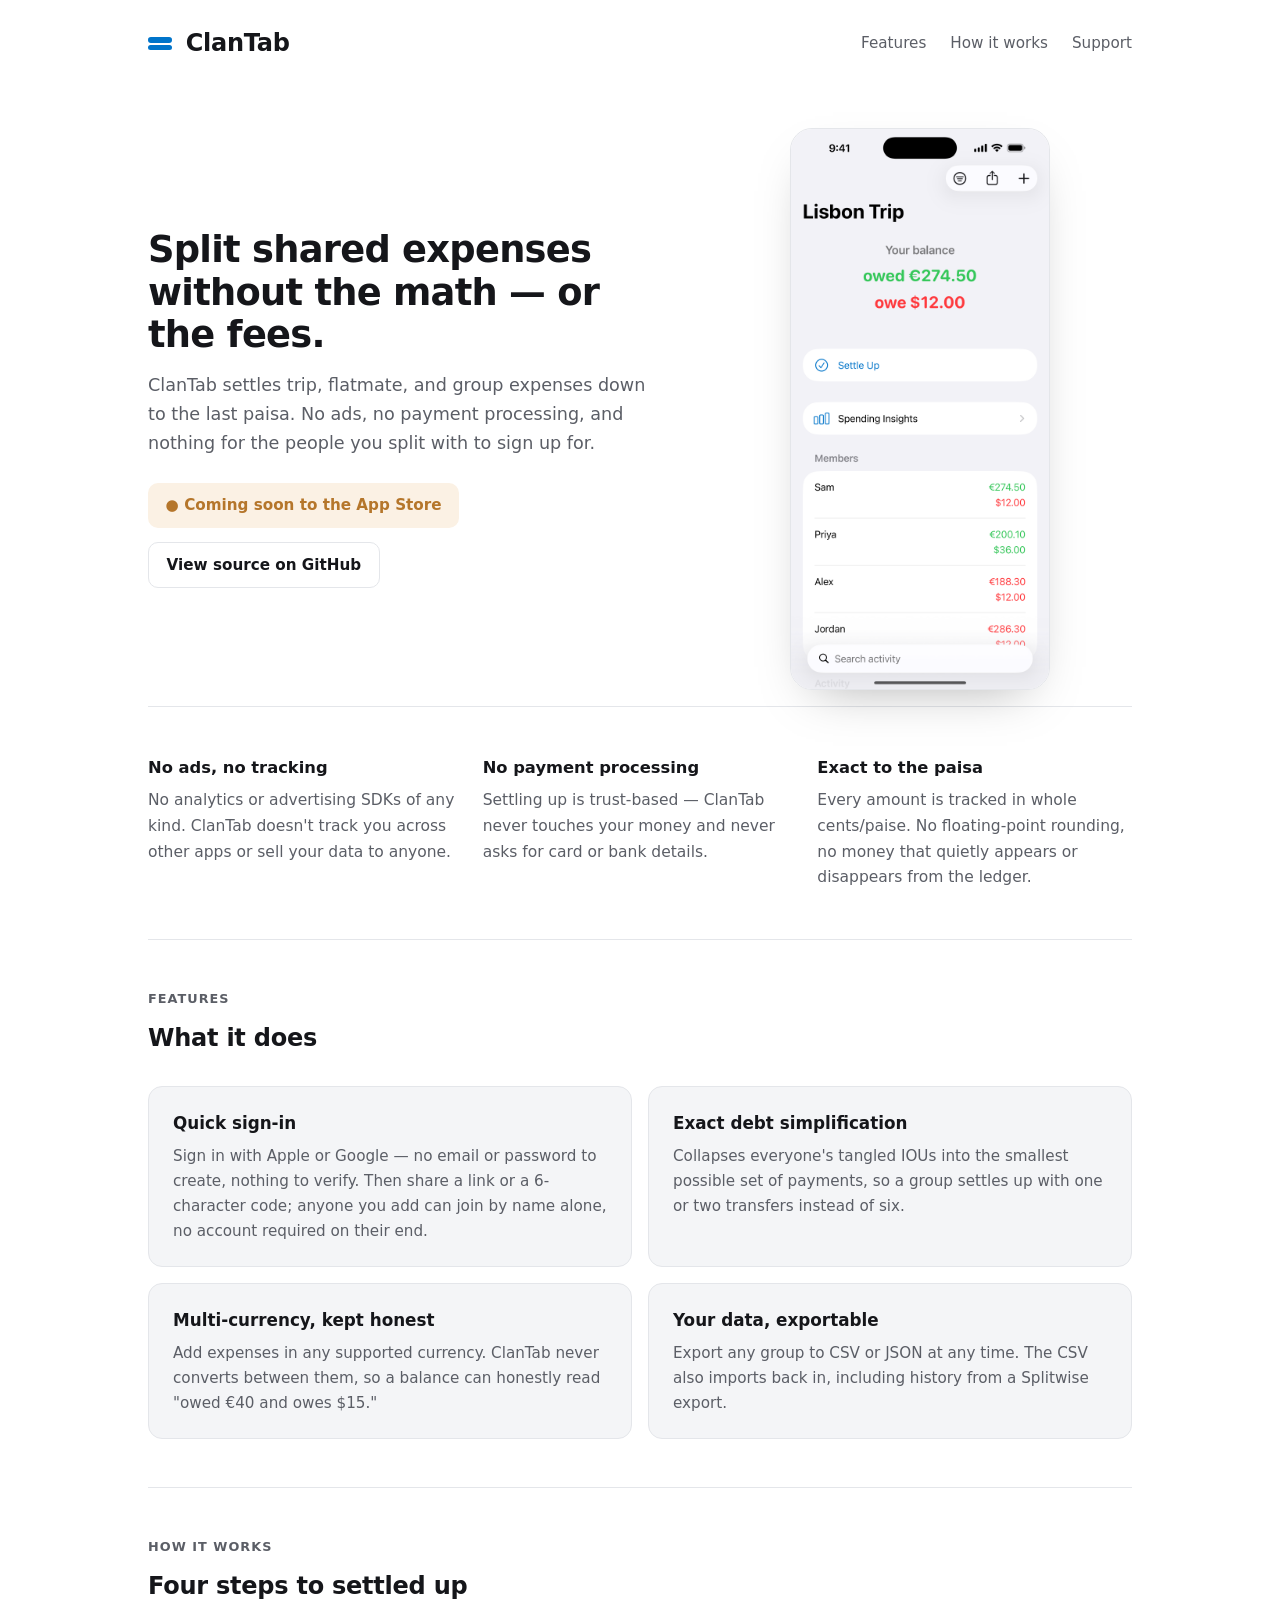
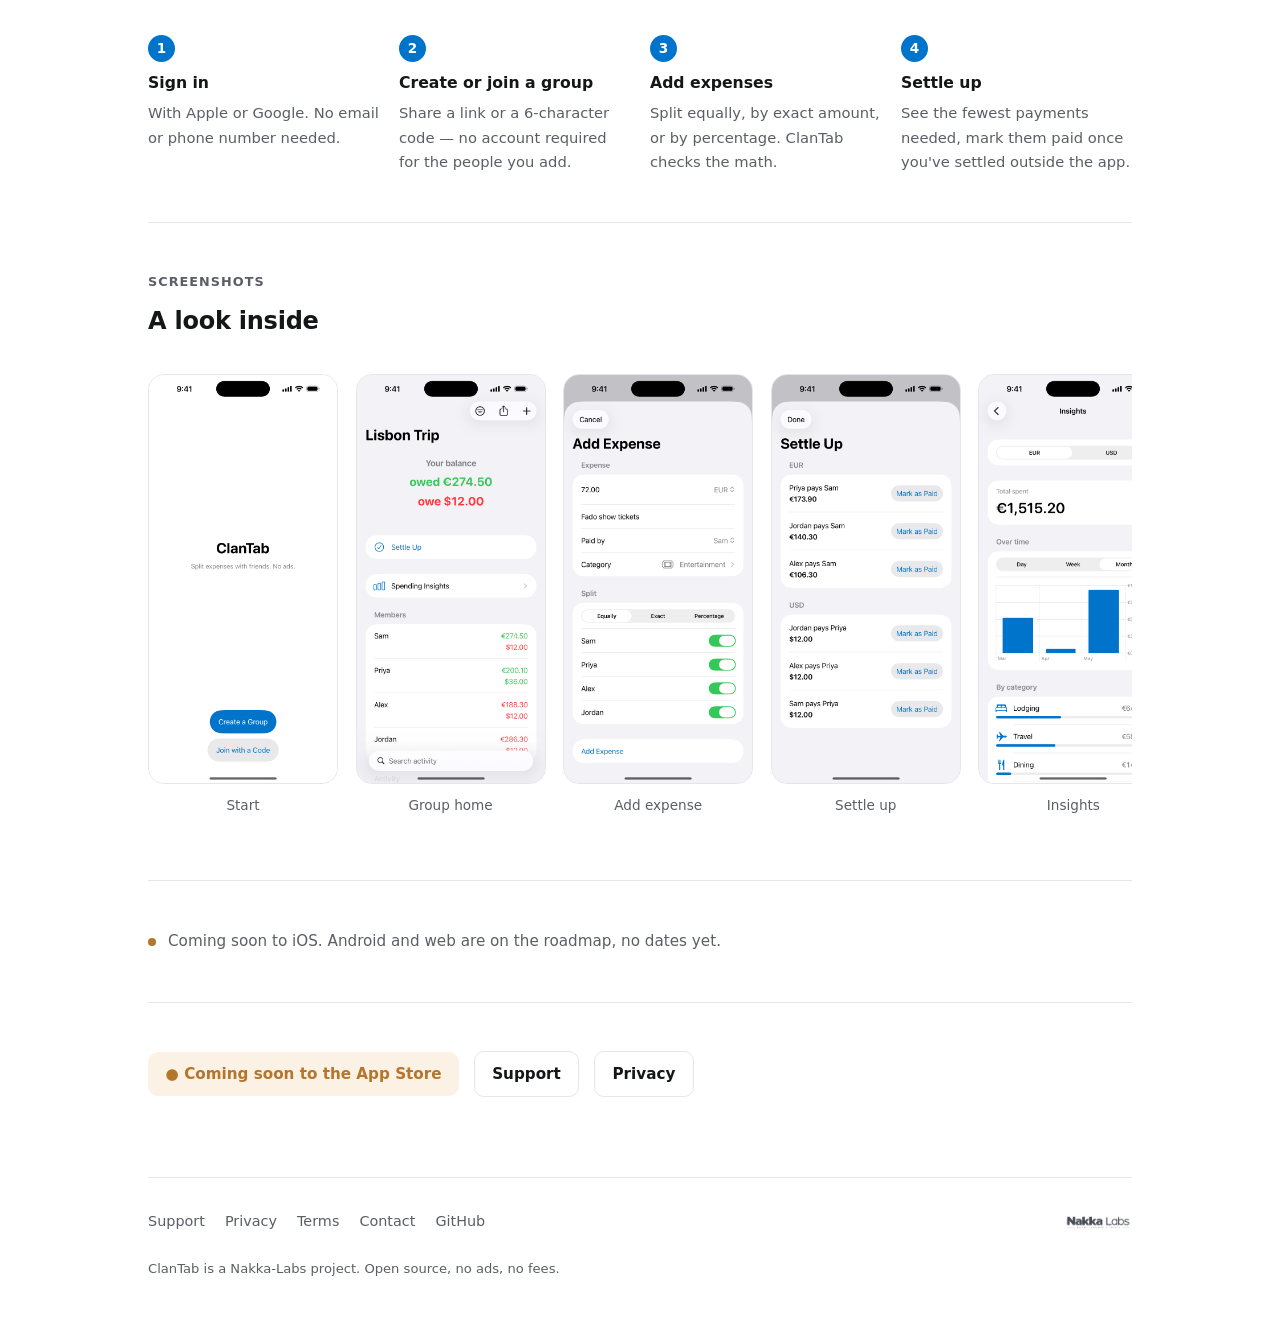
<file: index.html>
<!DOCTYPE html>
<html lang="en">
<head>
<meta charset="UTF-8">
<meta name="viewport" content="width=device-width, initial-scale=1.0">
<title>ClanTab — Split group expenses without the math</title>
<meta name="description" content="ClanTab splits shared expenses for small groups — trips, flatmates, friend circles. No ads, no tracking, no payment processing. Sign in and start a group in seconds.">
<link rel="canonical" href="https://clantab.nakka.dev/">
<link rel="icon" type="image/x-icon" href="/favicon.ico">
<link rel="icon" type="image/png" sizes="32x32" href="/brand/favicon-32.png">
<link rel="apple-touch-icon" href="/apple-touch-icon.png">

<meta property="og:type" content="website">
<meta property="og:url" content="https://clantab.nakka.dev/">
<meta property="og:title" content="ClanTab — Split group expenses without the math">
<meta property="og:description" content="No ads, no tracking, no payment processing. Sign in, start a group, and split trip and flatmate expenses down to the last paisa.">
<meta property="og:site_name" content="ClanTab">
<meta property="og:image" content="https://clantab.nakka.dev/brand/icon-1024.png">
<meta name="twitter:card" content="summary">
<meta name="twitter:title" content="ClanTab — Split group expenses without the math">
<meta name="twitter:description" content="No ads, no tracking, no payment processing. Sign in, start a group, and split trip and flatmate expenses down to the last paisa.">
<meta name="twitter:image" content="https://clantab.nakka.dev/brand/icon-1024.png">

<link rel="stylesheet" href="style.css">
</head>
<body>

<div class="wrap wide">
  <nav class="site">
    <a class="logo" href="/"><span class="mark" aria-hidden="true"></span>ClanTab</a>
    <div class="navlinks">
      <a href="#features">Features</a>
      <a href="#how-it-works">How it works</a>
      <a href="/support.html">Support</a>
    </div>
  </nav>
</div>

<main>

  <div class="wrap wide">
    <section class="hero no-border">
      <div>
        <h1>Split shared expenses without the math — or the fees.</h1>
        <p class="lead">ClanTab settles trip, flatmate, and group expenses down to the last paisa. No ads, no payment processing, and nothing for the people you split with to sign up for.</p>
        <div class="cta-row">
          <span class="badge-pending">● Coming soon to the App Store</span>
          <a class="btn-outline" href="https://github.com/nakka-labs/clantab-ios">View source on GitHub</a>
        </div>
      </div>
      <img class="hero-shot" src="/screenshots/group-home.png" alt="ClanTab group screen showing per-currency balances and recent activity" width="260">
    </section>
  </div>

  <div class="wrap wide">
    <section>
      <div class="strip">
        <div class="item">
          <h3>No ads, no tracking</h3>
          <p>No analytics or advertising SDKs of any kind. ClanTab doesn't track you across other apps or sell your data to anyone.</p>
        </div>
        <div class="item">
          <h3>No payment processing</h3>
          <p>Settling up is trust-based — ClanTab never touches your money and never asks for card or bank details.</p>
        </div>
        <div class="item">
          <h3>Exact to the paisa</h3>
          <p>Every amount is tracked in whole cents/paise. No floating-point rounding, no money that quietly appears or disappears from the ledger.</p>
        </div>
      </div>
    </section>
  </div>

  <div class="wrap wide">
    <section id="features">
      <p class="eyebrow">Features</p>
      <h2 class="title">What it does</h2>
      <div class="cards">
        <div class="card">
          <h3>Quick sign-in</h3>
          <p>Sign in with Apple or Google — no email or password to create, nothing to verify. Then share a link or a 6-character code; anyone you add can join by name alone, no account required on their end.</p>
        </div>
        <div class="card">
          <h3>Exact debt simplification</h3>
          <p>Collapses everyone's tangled IOUs into the smallest possible set of payments, so a group settles up with one or two transfers instead of six.</p>
        </div>
        <div class="card">
          <h3>Multi-currency, kept honest</h3>
          <p>Add expenses in any supported currency. ClanTab never converts between them, so a balance can honestly read "owed €40 and owes $15."</p>
        </div>
        <div class="card">
          <h3>Your data, exportable</h3>
          <p>Export any group to CSV or JSON at any time. The CSV also imports back in, including history from a Splitwise export.</p>
        </div>
      </div>
    </section>
  </div>

  <div class="wrap wide">
    <section id="how-it-works">
      <p class="eyebrow">How it works</p>
      <h2 class="title">Four steps to settled up</h2>
      <div class="steps">
        <div class="step">
          <h3>Sign in</h3>
          <p>With Apple or Google. No email or phone number needed.</p>
        </div>
        <div class="step">
          <h3>Create or join a group</h3>
          <p>Share a link or a 6-character code — no account required for the people you add.</p>
        </div>
        <div class="step">
          <h3>Add expenses</h3>
          <p>Split equally, by exact amount, or by percentage. ClanTab checks the math.</p>
        </div>
        <div class="step">
          <h3>Settle up</h3>
          <p>See the fewest payments needed, mark them paid once you've settled outside the app.</p>
        </div>
      </div>
    </section>
  </div>

  <div class="wrap wide">
    <section>
      <p class="eyebrow">Screenshots</p>
      <h2 class="title">A look inside</h2>
      <div class="gallery">
        <figure>
          <img src="/screenshots/start.png" alt="ClanTab start screen" loading="lazy">
          <figcaption>Start</figcaption>
        </figure>
        <figure>
          <img src="/screenshots/group-home.png" alt="Group home screen with balances and activity" loading="lazy">
          <figcaption>Group home</figcaption>
        </figure>
        <figure>
          <img src="/screenshots/add-expense.png" alt="Add expense screen with split options" loading="lazy">
          <figcaption>Add expense</figcaption>
        </figure>
        <figure>
          <img src="/screenshots/settle-up.png" alt="Settle up screen showing the minimal payment plan" loading="lazy">
          <figcaption>Settle up</figcaption>
        </figure>
        <figure>
          <img src="/screenshots/insights.png" alt="Spending insights screen" loading="lazy">
          <figcaption>Insights</figcaption>
        </figure>
      </div>
    </section>
  </div>

  <div class="wrap wide">
    <section>
      <div class="platform">
        <span class="dot" aria-hidden="true"></span>
        <span>Coming soon to iOS. Android and web are on the roadmap, no dates yet.</span>
      </div>
    </section>
  </div>

  <div class="wrap wide">
    <section>
      <div class="cta-row">
        <span class="badge-pending">● Coming soon to the App Store</span>
        <a class="btn-outline" href="/support.html">Support</a>
        <a class="btn-outline" href="/privacy.html">Privacy</a>
      </div>
    </section>
  </div>

</main>

<div class="wrap wide">
  <footer class="site">
    <div class="footer-top">
      <div class="footer-links">
        <a href="/support.html">Support</a>
        <a href="/privacy.html">Privacy</a>
        <a href="/terms.html">Terms</a>
        <a href="/contact.html">Contact</a>
        <a href="https://github.com/nakka-labs/clantab-ios">GitHub</a>
      </div>
      <a class="footer-credit" href="https://nakka.dev">
        <img class="footer-wordmark" src="/brand/nakka-labs-wordmark.png" alt="Nakka-Labs">
      </a>
    </div>
    <p class="fine">ClanTab is a Nakka-Labs project. Open source, no ads, no fees.</p>
  </footer>
</div>

</body>
</html>
</file>
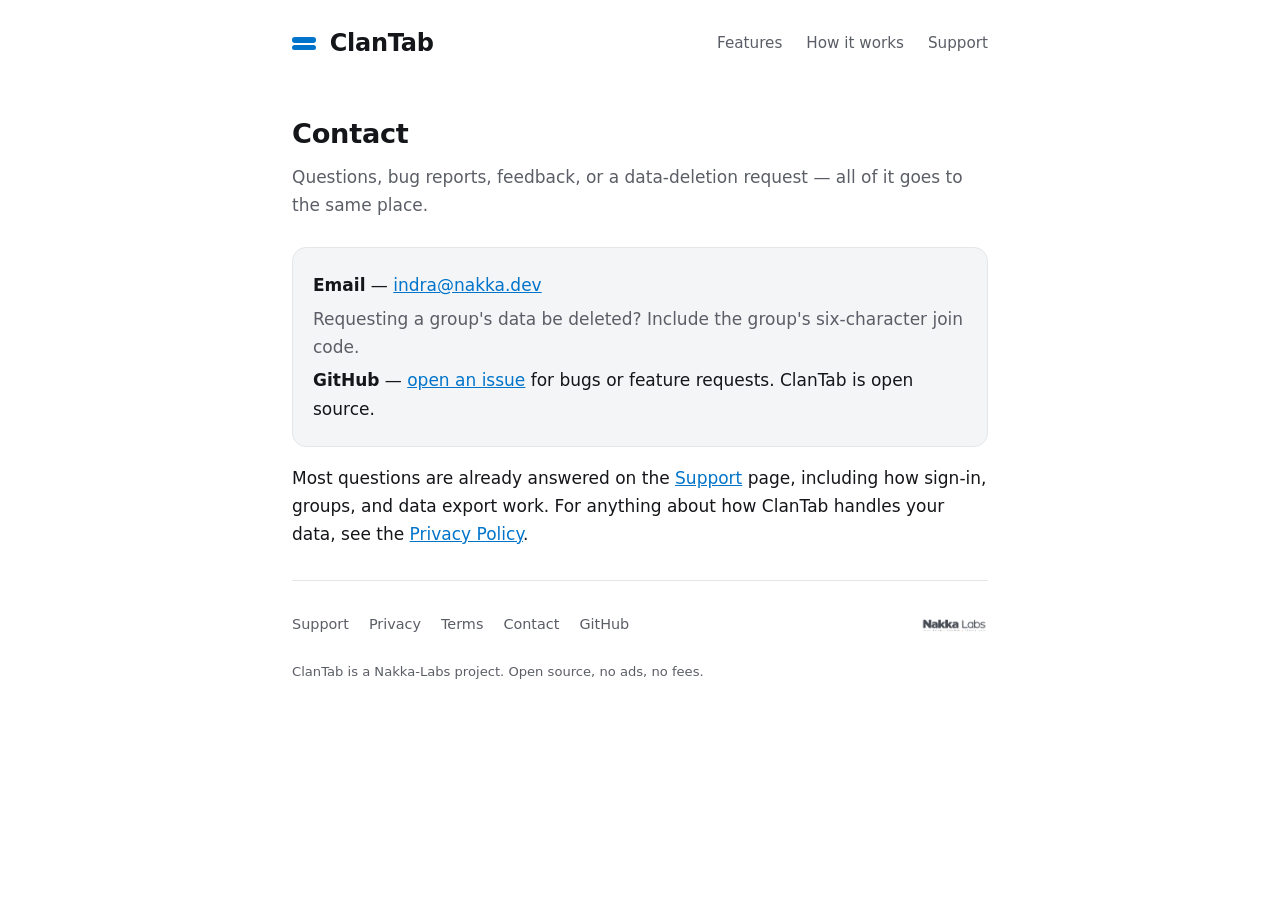
<file: contact.html>
<!DOCTYPE html>
<html lang="en">
<head>
<meta charset="UTF-8">
<meta name="viewport" content="width=device-width, initial-scale=1.0">
<title>Contact — ClanTab</title>
<meta name="description" content="How to reach ClanTab support.">
<link rel="canonical" href="https://clantab.nakka.dev/contact.html">
<link rel="icon" type="image/x-icon" href="/favicon.ico">
<link rel="icon" type="image/png" sizes="32x32" href="/brand/favicon-32.png">
<link rel="apple-touch-icon" href="/apple-touch-icon.png">
<link rel="stylesheet" href="style.css">
</head>
<body>

<div class="wrap">
  <nav class="site">
    <a class="logo" href="/"><span class="mark" aria-hidden="true"></span>ClanTab</a>
    <div class="navlinks">
      <a href="/#features">Features</a>
      <a href="/#how-it-works">How it works</a>
      <a href="/support.html">Support</a>
    </div>
  </nav>

  <main>
    <div class="page-head">
      <h1>Contact</h1>
      <p class="lead">Questions, bug reports, feedback, or a data-deletion request — all of it goes to the same place.</p>
    </div>

    <div class="contact-card">
      <p><strong>Email</strong> — <a href="mailto:indra@nakka.dev">indra@nakka.dev</a></p>
      <p class="meta">Requesting a group's data be deleted? Include the group's six-character join code.</p>
      <p><strong>GitHub</strong> — <a href="https://github.com/nakka-labs/clantab-ios/issues">open an issue</a> for bugs or feature requests. ClanTab is open source.</p>
    </div>

    <article>
      <p>Most questions are already answered on the <a href="/support.html">Support</a>
      page, including how sign-in, groups, and data export work. For anything about
      how ClanTab handles your data, see the <a href="/privacy.html">Privacy
      Policy</a>.</p>
    </article>
  </main>

  <footer class="site">
    <div class="footer-top">
      <div class="footer-links">
        <a href="/support.html">Support</a>
        <a href="/privacy.html">Privacy</a>
        <a href="/terms.html">Terms</a>
        <a href="/contact.html">Contact</a>
        <a href="https://github.com/nakka-labs/clantab-ios">GitHub</a>
      </div>
      <a class="footer-credit" href="https://nakka.dev">
        <img class="footer-wordmark" src="/brand/nakka-labs-wordmark.png" alt="Nakka-Labs">
      </a>
    </div>
    <p class="fine">ClanTab is a Nakka-Labs project. Open source, no ads, no fees.</p>
  </footer>
</div>

</body>
</html>
</file>
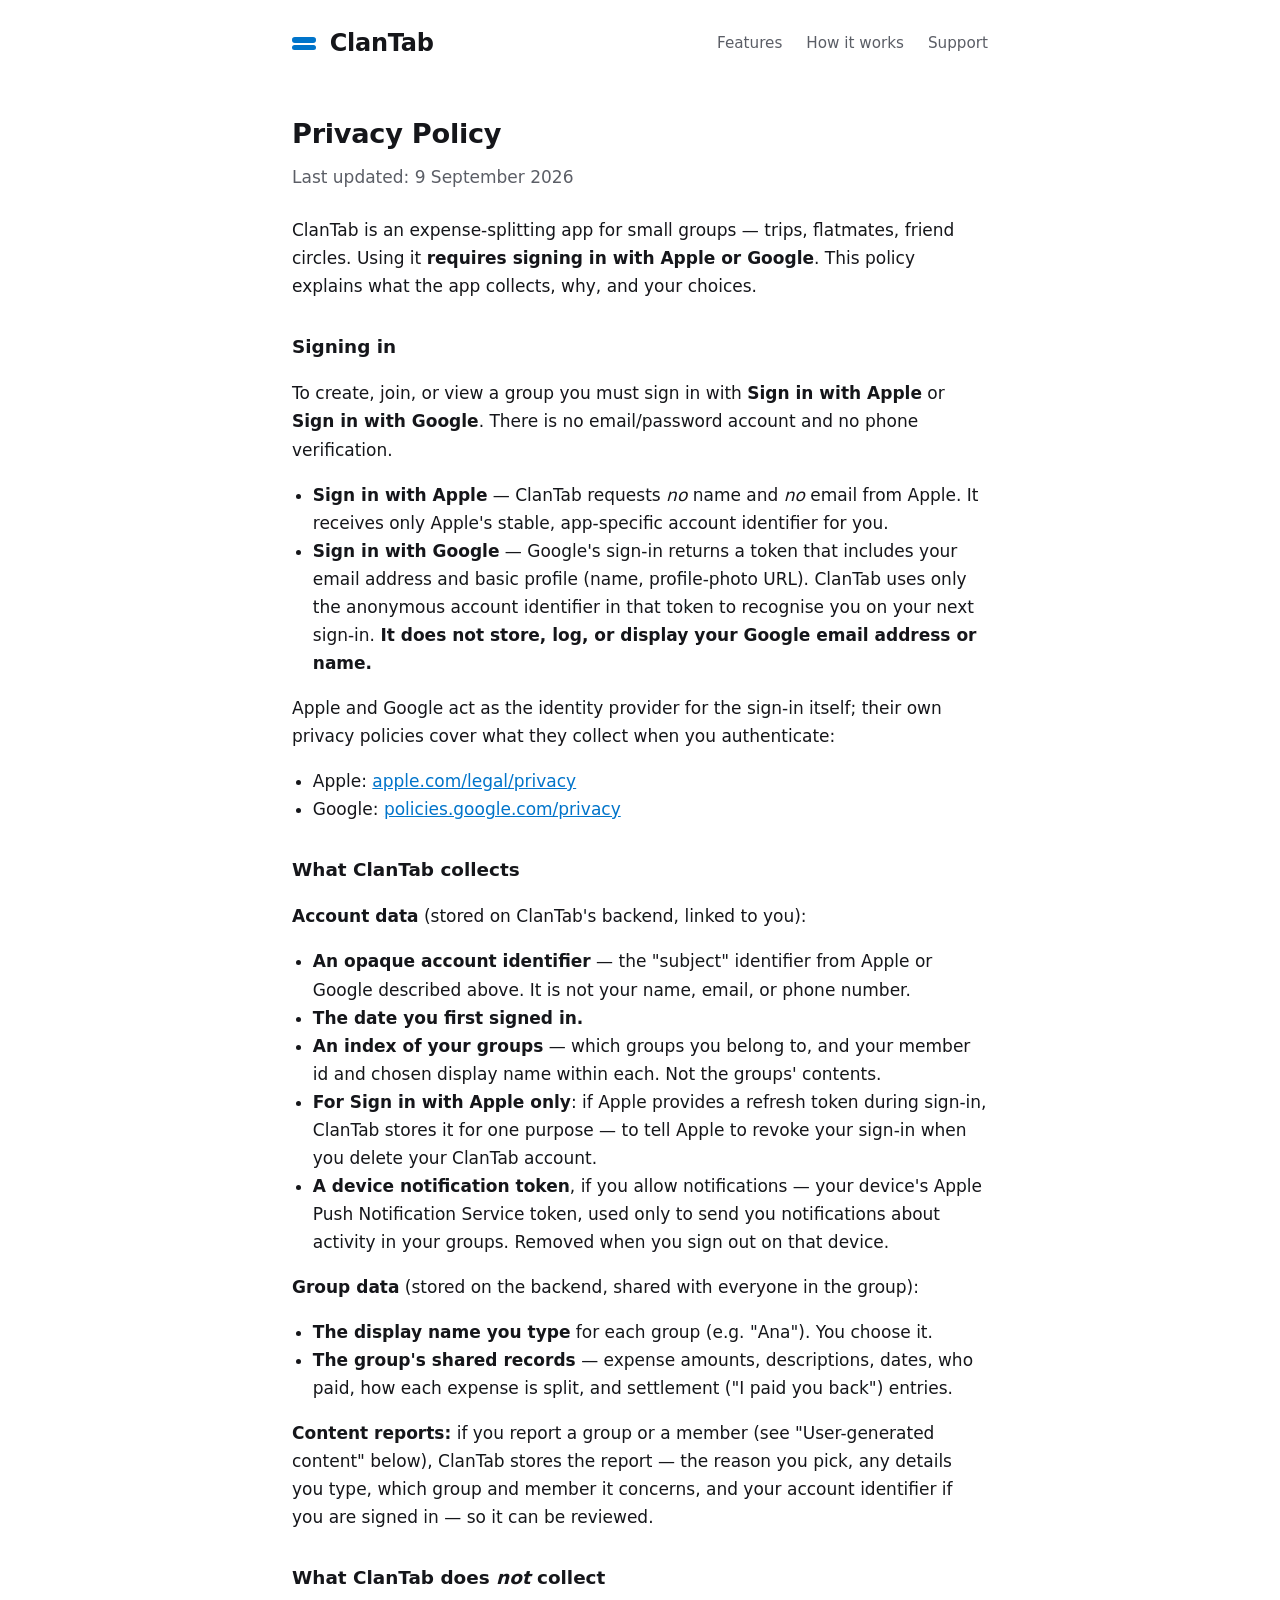
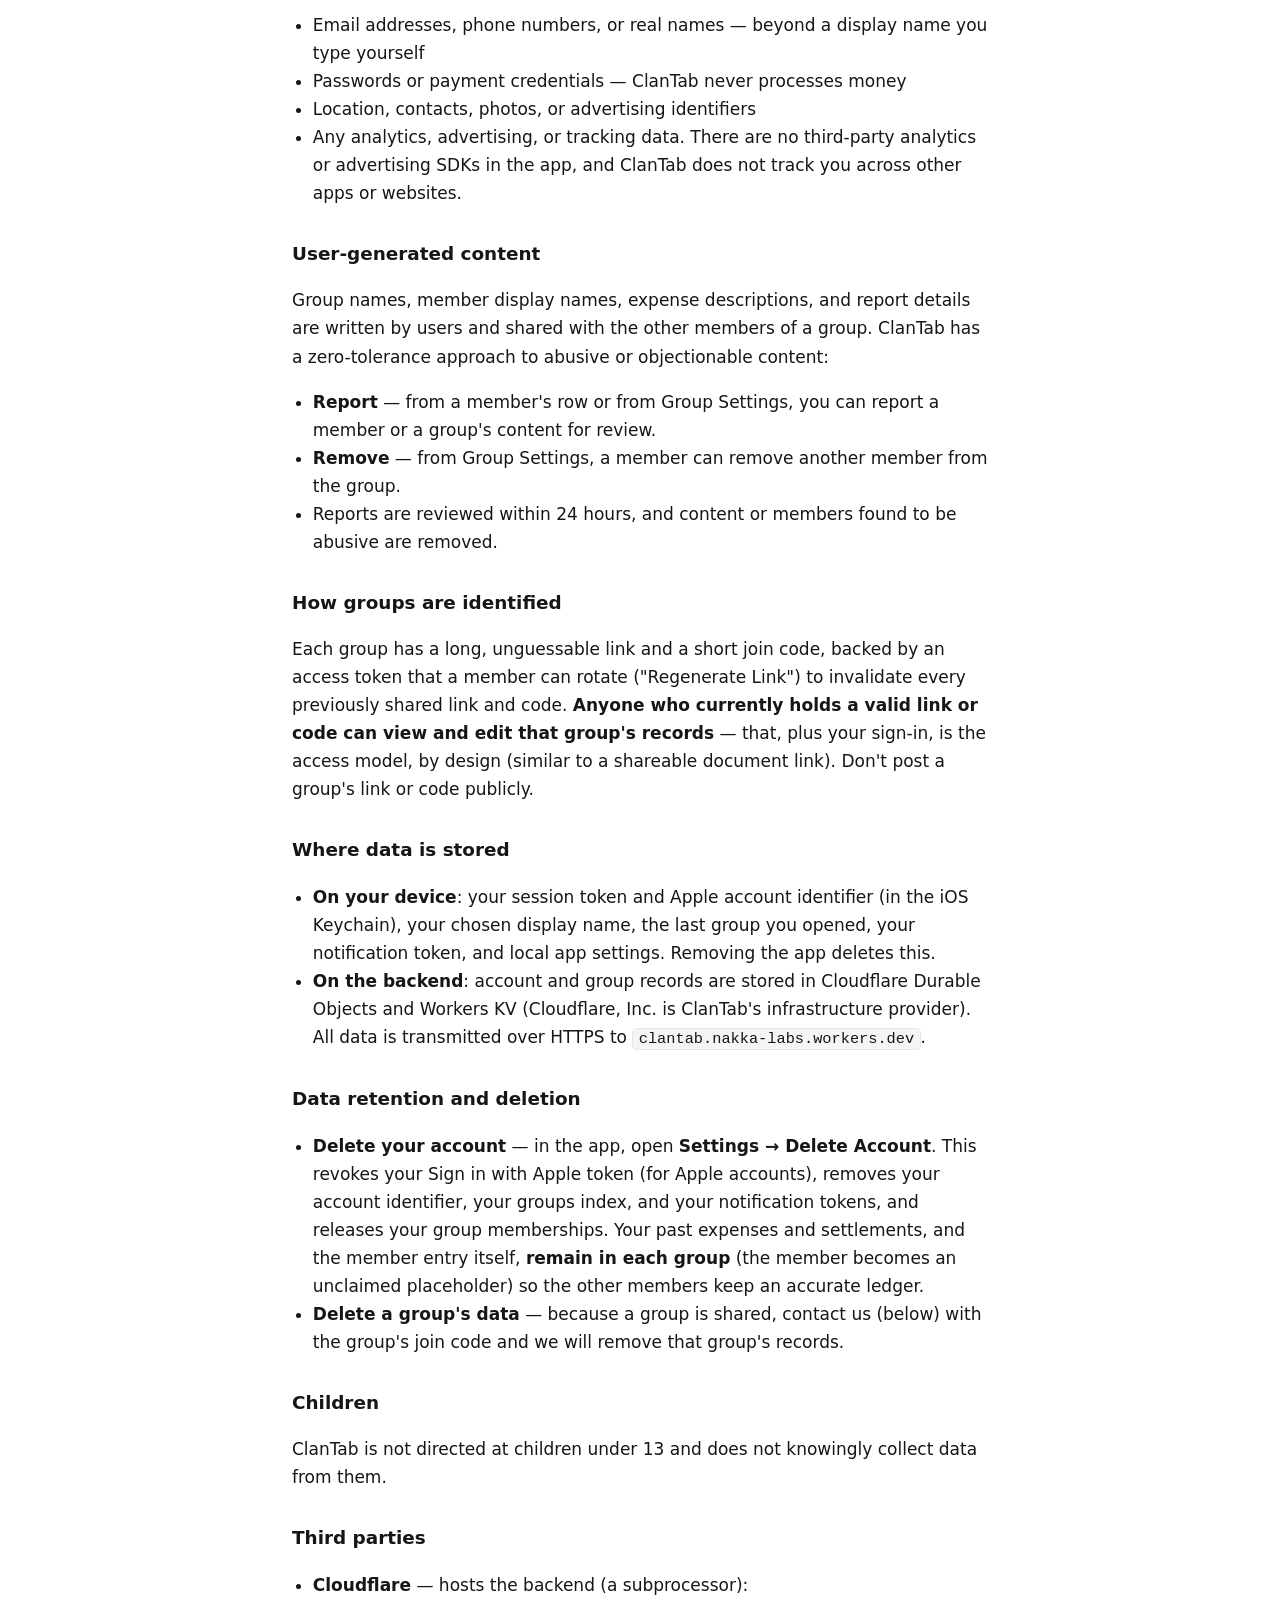
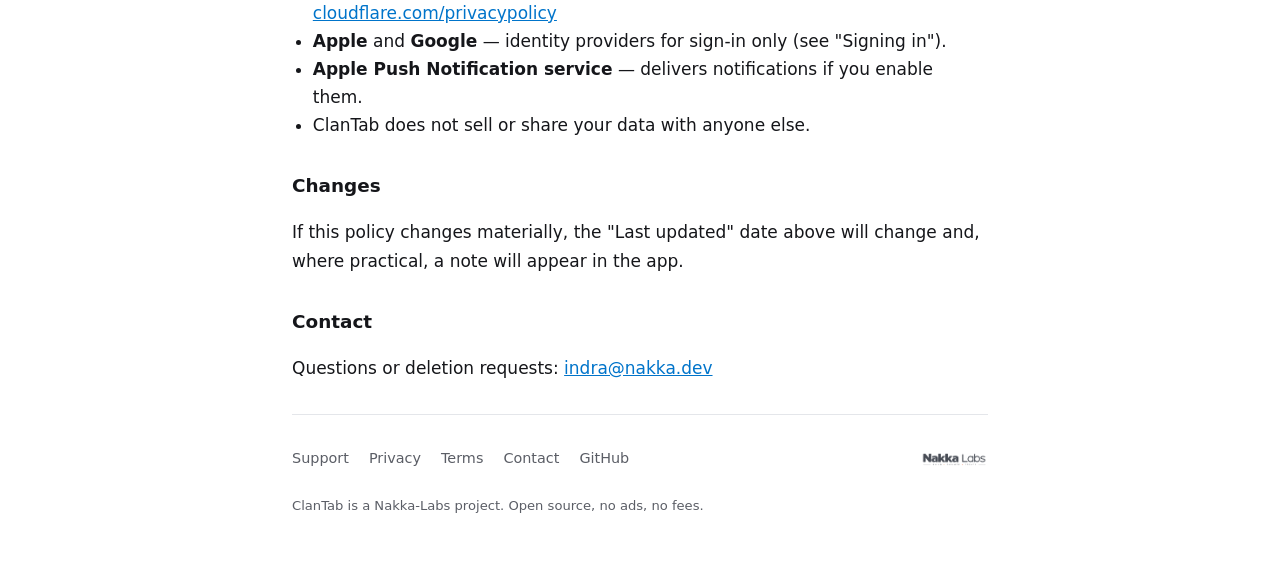
<file: privacy.html>
<!DOCTYPE html>
<html lang="en">
<head>
<meta charset="UTF-8">
<meta name="viewport" content="width=device-width, initial-scale=1.0">
<title>Privacy Policy — ClanTab</title>
<meta name="description" content="What ClanTab collects, why, and how to delete your data.">
<link rel="canonical" href="https://clantab.nakka.dev/privacy.html">
<link rel="icon" type="image/x-icon" href="/favicon.ico">
<link rel="icon" type="image/png" sizes="32x32" href="/brand/favicon-32.png">
<link rel="apple-touch-icon" href="/apple-touch-icon.png">
<link rel="stylesheet" href="style.css">
</head>
<body>

<div class="wrap">
  <nav class="site">
    <a class="logo" href="/"><span class="mark" aria-hidden="true"></span>ClanTab</a>
    <div class="navlinks">
      <a href="/#features">Features</a>
      <a href="/#how-it-works">How it works</a>
      <a href="/support.html">Support</a>
    </div>
  </nav>

  <main>
    <div class="page-head">
      <h1>Privacy Policy</h1>
      <p class="lead muted">Last updated: 9 September 2026</p>
    </div>

    <article>
      <p>ClanTab is an expense-splitting app for small groups — trips, flatmates, friend
      circles. Using it <strong>requires signing in with Apple or Google</strong>. This
      policy explains what the app collects, why, and your choices.</p>

      <h2>Signing in</h2>
      <p>To create, join, or view a group you must sign in with <strong>Sign in with
      Apple</strong> or <strong>Sign in with Google</strong>. There is no email/password
      account and no phone verification.</p>
      <ul>
        <li><strong>Sign in with Apple</strong> — ClanTab requests <em>no</em> name and
        <em>no</em> email from Apple. It receives only Apple's stable, app-specific
        account identifier for you.</li>
        <li><strong>Sign in with Google</strong> — Google's sign-in returns a token that
        includes your email address and basic profile (name, profile-photo URL). ClanTab
        uses only the anonymous account identifier in that token to recognise you on your
        next sign-in. <strong>It does not store, log, or display your Google email
        address or name.</strong></li>
      </ul>
      <p>Apple and Google act as the identity provider for the sign-in itself; their own
      privacy policies cover what they collect when you authenticate:</p>
      <ul>
        <li>Apple: <a href="https://www.apple.com/legal/privacy/">apple.com/legal/privacy</a></li>
        <li>Google: <a href="https://policies.google.com/privacy">policies.google.com/privacy</a></li>
      </ul>

      <h2>What ClanTab collects</h2>
      <p><strong>Account data</strong> (stored on ClanTab's backend, linked to you):</p>
      <ul>
        <li><strong>An opaque account identifier</strong> — the "subject" identifier
        from Apple or Google described above. It is not your name, email, or phone
        number.</li>
        <li><strong>The date you first signed in.</strong></li>
        <li><strong>An index of your groups</strong> — which groups you belong to, and
        your member id and chosen display name within each. Not the groups' contents.</li>
        <li><strong>For Sign in with Apple only</strong>: if Apple provides a refresh
        token during sign-in, ClanTab stores it for one purpose — to tell Apple to
        revoke your sign-in when you delete your ClanTab account.</li>
        <li><strong>A device notification token</strong>, if you allow notifications —
        your device's Apple Push Notification Service token, used only to send you
        notifications about activity in your groups. Removed when you sign out on that
        device.</li>
      </ul>
      <p><strong>Group data</strong> (stored on the backend, shared with everyone in the
      group):</p>
      <ul>
        <li><strong>The display name you type</strong> for each group (e.g. "Ana"). You
        choose it.</li>
        <li><strong>The group's shared records</strong> — expense amounts, descriptions,
        dates, who paid, how each expense is split, and settlement ("I paid you back")
        entries.</li>
      </ul>
      <p><strong>Content reports:</strong> if you report a group or a member (see
      "User-generated content" below), ClanTab stores the report — the reason you pick,
      any details you type, which group and member it concerns, and your account
      identifier if you are signed in — so it can be reviewed.</p>

      <h2>What ClanTab does <em>not</em> collect</h2>
      <ul>
        <li>Email addresses, phone numbers, or real names — beyond a display name you
        type yourself</li>
        <li>Passwords or payment credentials — ClanTab never processes money</li>
        <li>Location, contacts, photos, or advertising identifiers</li>
        <li>Any analytics, advertising, or tracking data. There are no third-party
        analytics or advertising SDKs in the app, and ClanTab does not track you across
        other apps or websites.</li>
      </ul>

      <h2>User-generated content</h2>
      <p>Group names, member display names, expense descriptions, and report details are
      written by users and shared with the other members of a group. ClanTab has a
      zero-tolerance approach to abusive or objectionable content:</p>
      <ul>
        <li><strong>Report</strong> — from a member's row or from Group Settings, you
        can report a member or a group's content for review.</li>
        <li><strong>Remove</strong> — from Group Settings, a member can remove another
        member from the group.</li>
        <li>Reports are reviewed within 24 hours, and content or members found to be
        abusive are removed.</li>
      </ul>

      <h2>How groups are identified</h2>
      <p>Each group has a long, unguessable link and a short join code, backed by an
      access token that a member can rotate ("Regenerate Link") to invalidate every
      previously shared link and code. <strong>Anyone who currently holds a valid link
      or code can view and edit that group's records</strong> — that, plus your sign-in,
      is the access model, by design (similar to a shareable document link). Don't post
      a group's link or code publicly.</p>

      <h2>Where data is stored</h2>
      <ul>
        <li><strong>On your device</strong>: your session token and Apple account
        identifier (in the iOS Keychain), your chosen display name, the last group you
        opened, your notification token, and local app settings. Removing the app
        deletes this.</li>
        <li><strong>On the backend</strong>: account and group records are stored in
        Cloudflare Durable Objects and Workers KV (Cloudflare, Inc. is ClanTab's
        infrastructure provider). All data is transmitted over HTTPS to
        <code>clantab.nakka-labs.workers.dev</code>.</li>
      </ul>

      <h2>Data retention and deletion</h2>
      <ul>
        <li><strong>Delete your account</strong> — in the app, open
        <strong>Settings → Delete Account</strong>. This revokes your Sign in with Apple
        token (for Apple accounts), removes your account identifier, your groups index,
        and your notification tokens, and releases your group memberships. Your past
        expenses and settlements, and the member entry itself, <strong>remain in each
        group</strong> (the member becomes an unclaimed placeholder) so the other
        members keep an accurate ledger.</li>
        <li><strong>Delete a group's data</strong> — because a group is shared, contact
        us (below) with the group's join code and we will remove that group's
        records.</li>
      </ul>

      <h2>Children</h2>
      <p>ClanTab is not directed at children under 13 and does not knowingly collect
      data from them.</p>

      <h2>Third parties</h2>
      <ul>
        <li><strong>Cloudflare</strong> — hosts the backend (a subprocessor):
        <a href="https://www.cloudflare.com/privacypolicy/">cloudflare.com/privacypolicy</a></li>
        <li><strong>Apple</strong> and <strong>Google</strong> — identity providers for
        sign-in only (see "Signing in").</li>
        <li><strong>Apple Push Notification service</strong> — delivers notifications
        if you enable them.</li>
        <li>ClanTab does not sell or share your data with anyone else.</li>
      </ul>

      <h2>Changes</h2>
      <p>If this policy changes materially, the "Last updated" date above will change
      and, where practical, a note will appear in the app.</p>

      <h2>Contact</h2>
      <p>Questions or deletion requests: <a href="mailto:indra@nakka.dev">indra@nakka.dev</a></p>
    </article>
  </main>

  <footer class="site">
    <div class="footer-top">
      <div class="footer-links">
        <a href="/support.html">Support</a>
        <a href="/privacy.html">Privacy</a>
        <a href="/terms.html">Terms</a>
        <a href="/contact.html">Contact</a>
        <a href="https://github.com/nakka-labs/clantab-ios">GitHub</a>
      </div>
      <a class="footer-credit" href="https://nakka.dev">
        <img class="footer-wordmark" src="/brand/nakka-labs-wordmark.png" alt="Nakka-Labs">
      </a>
    </div>
    <p class="fine">ClanTab is a Nakka-Labs project. Open source, no ads, no fees.</p>
  </footer>
</div>

</body>
</html>
</file>
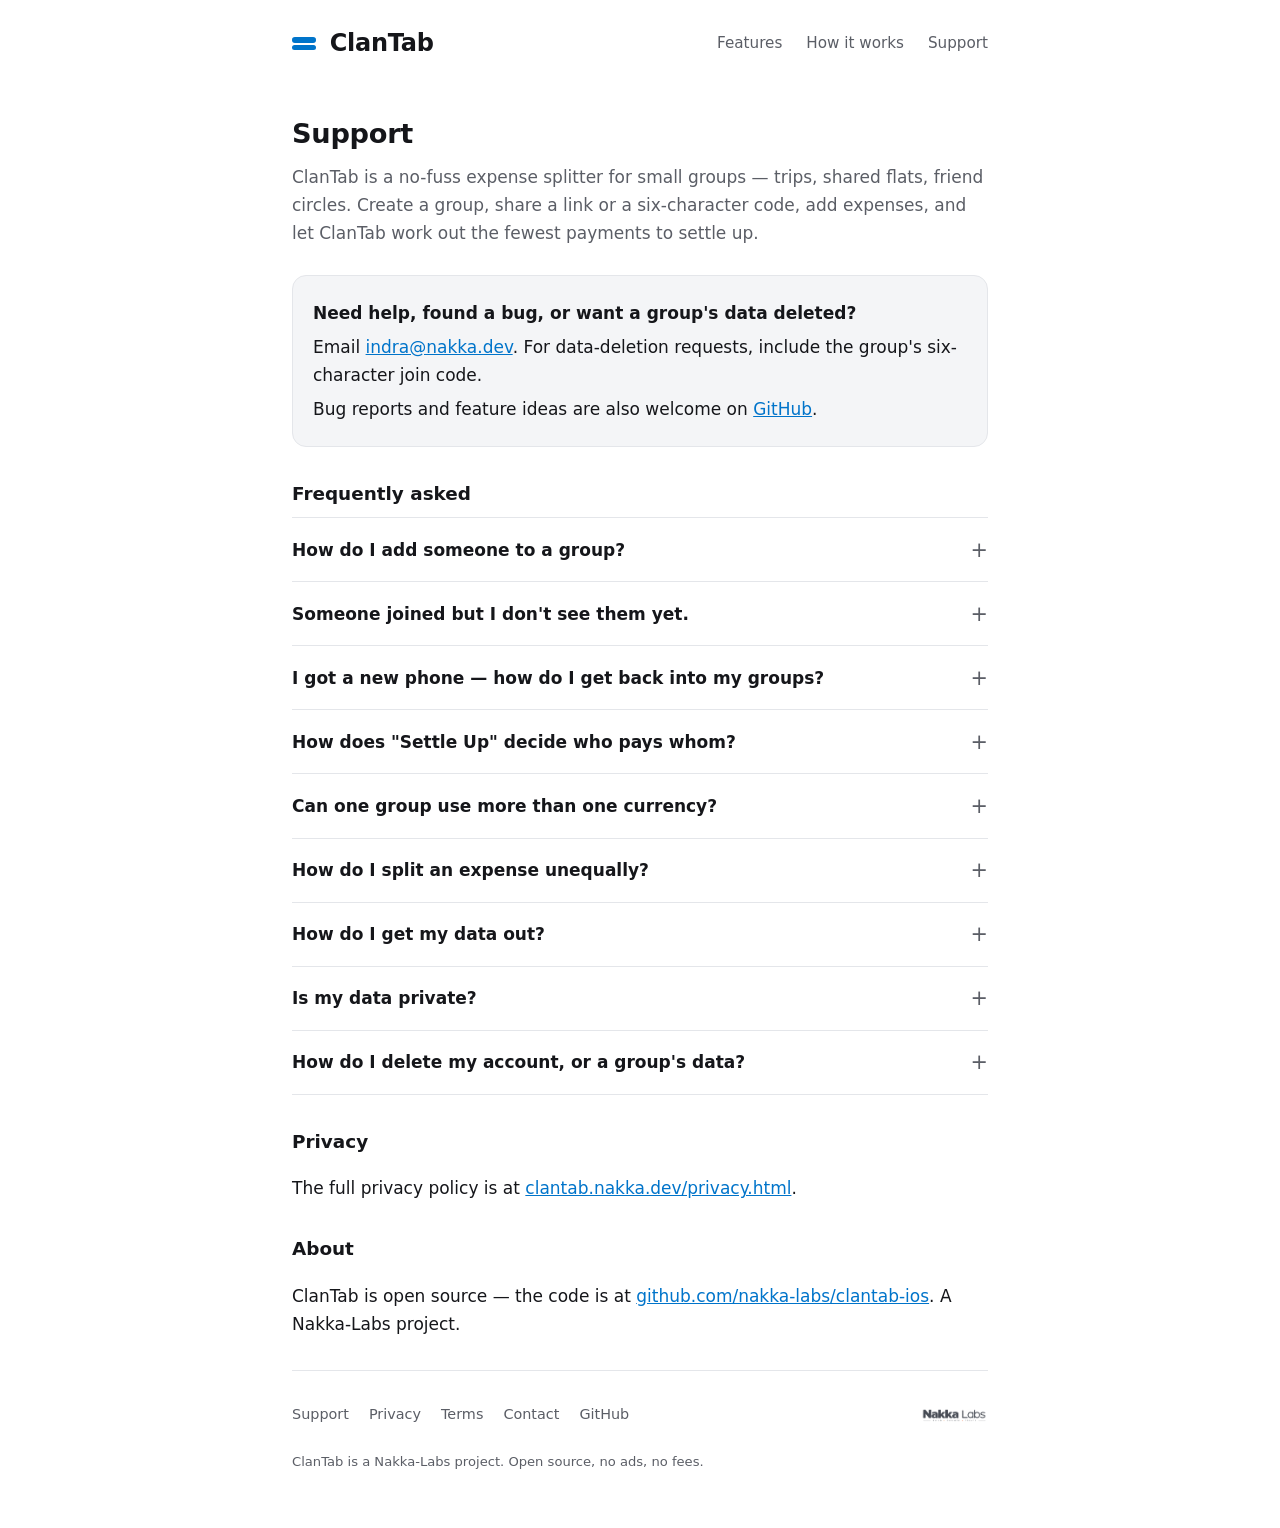
<file: support.html>
<!DOCTYPE html>
<html lang="en">
<head>
<meta charset="UTF-8">
<meta name="viewport" content="width=device-width, initial-scale=1.0">
<title>Support — ClanTab</title>
<meta name="description" content="Get help with ClanTab, report a bug, request account or group deletion, or read frequently asked questions.">
<link rel="canonical" href="https://clantab.nakka.dev/support.html">
<link rel="icon" type="image/x-icon" href="/favicon.ico">
<link rel="icon" type="image/png" sizes="32x32" href="/brand/favicon-32.png">
<link rel="apple-touch-icon" href="/apple-touch-icon.png">
<link rel="stylesheet" href="style.css">
</head>
<body>

<div class="wrap">
  <nav class="site">
    <a class="logo" href="/"><span class="mark" aria-hidden="true"></span>ClanTab</a>
    <div class="navlinks">
      <a href="/#features">Features</a>
      <a href="/#how-it-works">How it works</a>
      <a href="/support.html">Support</a>
    </div>
  </nav>

  <main>
    <div class="page-head">
      <h1>Support</h1>
      <p class="lead">ClanTab is a no-fuss expense splitter for small groups — trips, shared flats, friend circles. Create a group, share a link or a six-character code, add expenses, and let ClanTab work out the fewest payments to settle up.</p>
    </div>

    <div class="contact-card">
      <p><strong>Need help, found a bug, or want a group's data deleted?</strong></p>
      <p>Email <a href="mailto:indra@nakka.dev?subject=ClanTab%20support">indra@nakka.dev</a>.
      For data-deletion requests, include the group's six-character join code.</p>
      <p>Bug reports and feature ideas are also welcome on
      <a href="https://github.com/nakka-labs/clantab-ios/issues">GitHub</a>.</p>
    </div>

    <article>
      <h2>Frequently asked</h2>
      <div class="faq">

        <details>
          <summary>How do I add someone to a group?</summary>
          <p>Open the group, tap the share button, and send them the invite link or
          the six-character code. They install ClanTab, tap <em>Join with a Code</em>
          (or open the link), pick a display name, and they're in. They don't need an
          account — nobody does.</p>
        </details>

        <details>
          <summary>Someone joined but I don't see them yet.</summary>
          <p>Pull down on the group screen to refresh. ClanTab also refreshes on its
          own every few seconds while the group is open, so new members and expenses
          from other people usually appear within moments.</p>
        </details>

        <details>
          <summary>I got a new phone — how do I get back into my groups?</summary>
          <p>Sign in with the same Apple or Google account you used before — your
          groups sync automatically. If you were on an older version without sign-in,
          open the same invite link or enter the six-character code again on the new
          device instead.</p>
        </details>

        <details>
          <summary>How does "Settle Up" decide who pays whom?</summary>
          <p>It collapses everyone's balances into the smallest possible set of
          payments (at most one fewer than the number of people who owe or are owed).
          Instead of everyone paying everyone, a couple of transfers clear the whole
          group. Each currency is settled on its own.</p>
        </details>

        <details>
          <summary>Can one group use more than one currency?</summary>
          <p>Yes. Add an expense in any supported currency. ClanTab keeps each
          currency's ledger separate and never converts between them — so a balance
          can read "owed &euro;40 <em>and</em> owes $15", which is the honest picture.</p>
        </details>

        <details>
          <summary>How do I split an expense unequally?</summary>
          <p>On the Add Expense screen, switch the split from <em>Equally</em> to
          <em>Exact</em> (type each person's share) or <em>Percentage</em> (type each
          person's %). ClanTab checks the parts add up before saving.</p>
        </details>

        <details>
          <summary>How do I get my data out?</summary>
          <p>Open the group, tap the share button, and choose <em>Export CSV</em> or
          <em>Export JSON</em>. The CSV also imports back into ClanTab, and it can
          bring in history from a Splitwise export.</p>
        </details>

        <details>
          <summary>Is my data private?</summary>
          <p>ClanTab stores only the display name you type and the group's shared
          ledger (amounts, descriptions, who paid, how it's split). No email, no
          phone number, no location, no analytics, no ads. Anyone with a group's link
          or code can see and edit that group — so don't post it publicly. Full
          detail in the <a href="/privacy.html">privacy policy</a>.</p>
        </details>

        <details>
          <summary>How do I delete my account, or a group's data?</summary>
          <p>In the app: <strong>Settings → Delete Account</strong>. This removes your
          account identifier and groups index; your past expenses remain in each
          group so other members keep an accurate ledger. To remove a whole group's
          records, email <a href="mailto:indra@nakka.dev?subject=ClanTab%20deletion%20request">indra@nakka.dev</a>
          with the group's six-character join code.</p>
        </details>

      </div>

      <h2>Privacy</h2>
      <p>The full privacy policy is at <a href="/privacy.html">clantab.nakka.dev/privacy.html</a>.</p>

      <h2>About</h2>
      <p>ClanTab is open source — the code is at
      <a href="https://github.com/nakka-labs/clantab-ios">github.com/nakka-labs/clantab-ios</a>.
      A Nakka-Labs project.</p>
    </article>
  </main>

  <footer class="site">
    <div class="footer-top">
      <div class="footer-links">
        <a href="/support.html">Support</a>
        <a href="/privacy.html">Privacy</a>
        <a href="/terms.html">Terms</a>
        <a href="/contact.html">Contact</a>
        <a href="https://github.com/nakka-labs/clantab-ios">GitHub</a>
      </div>
      <a class="footer-credit" href="https://nakka.dev">
        <img class="footer-wordmark" src="/brand/nakka-labs-wordmark.png" alt="Nakka-Labs">
      </a>
    </div>
    <p class="fine">ClanTab is a Nakka-Labs project. Open source, no ads, no fees.</p>
  </footer>
</div>

</body>
</html>
</file>
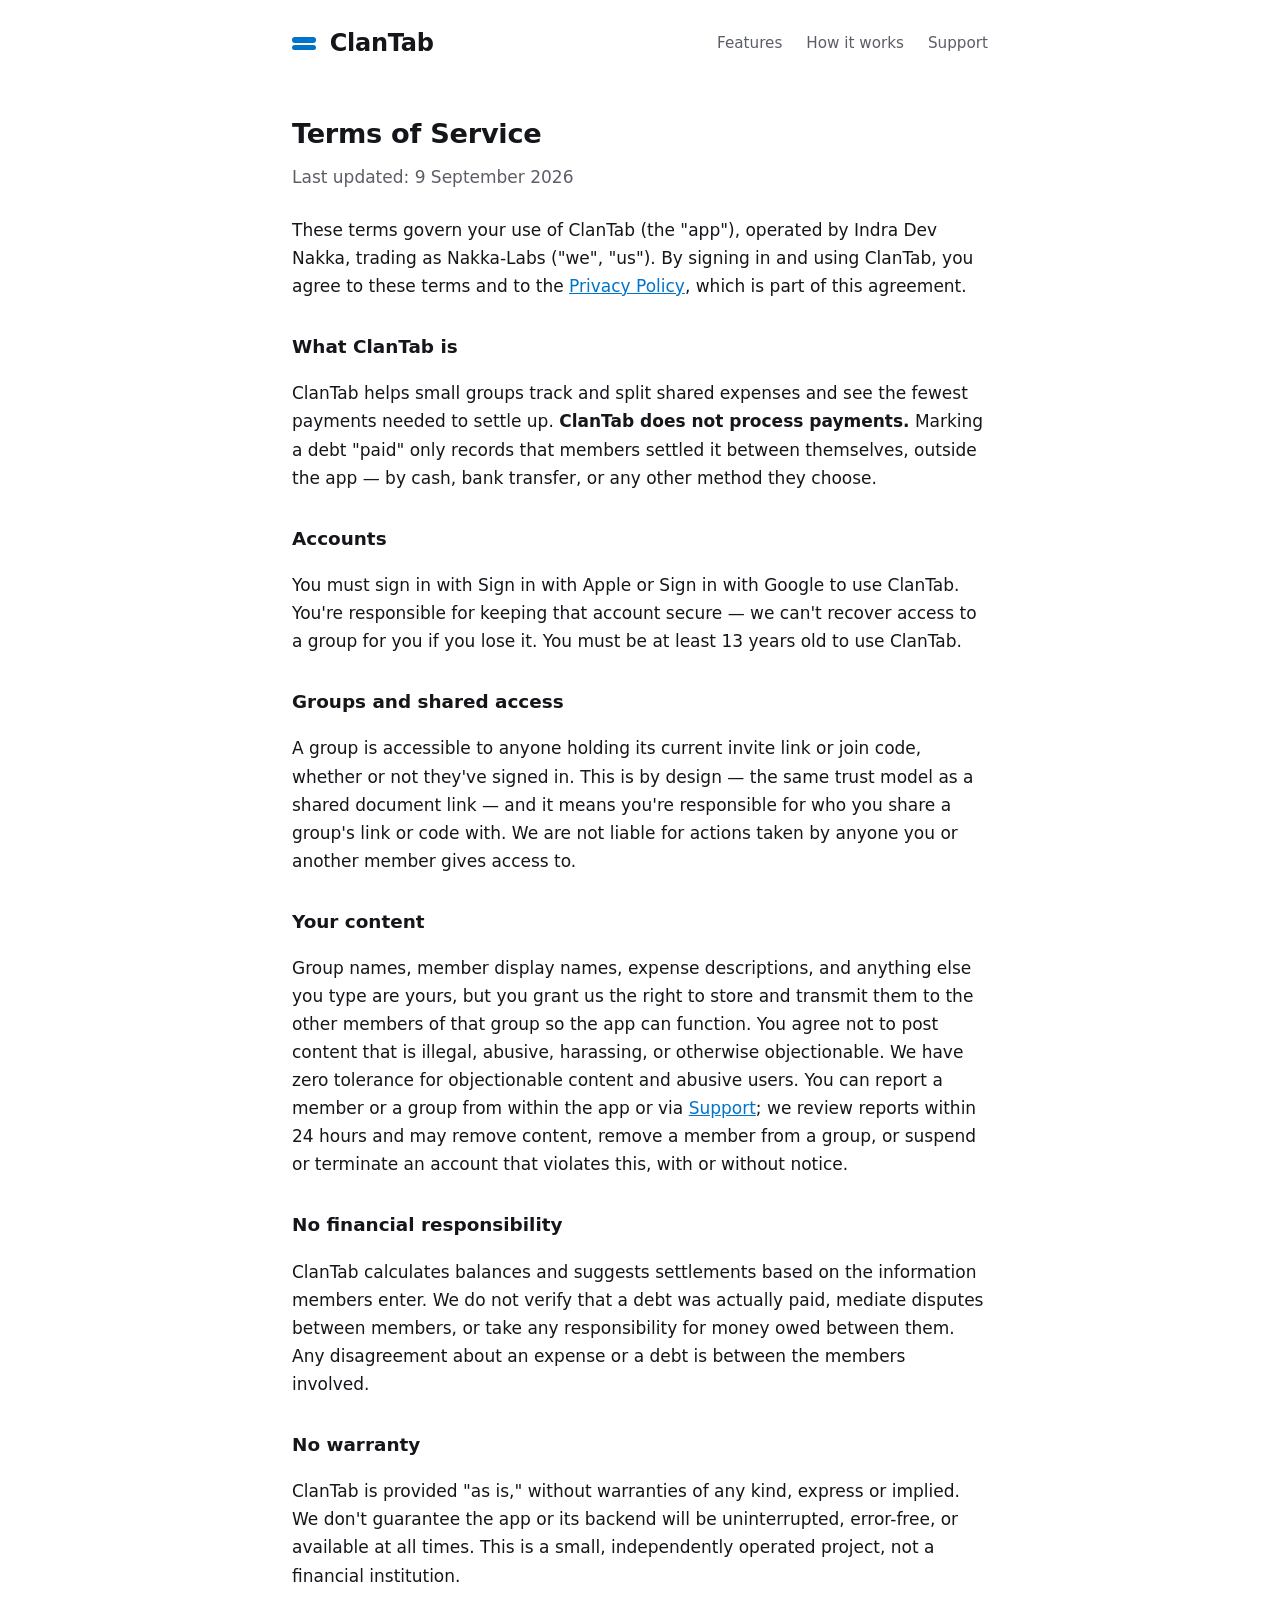
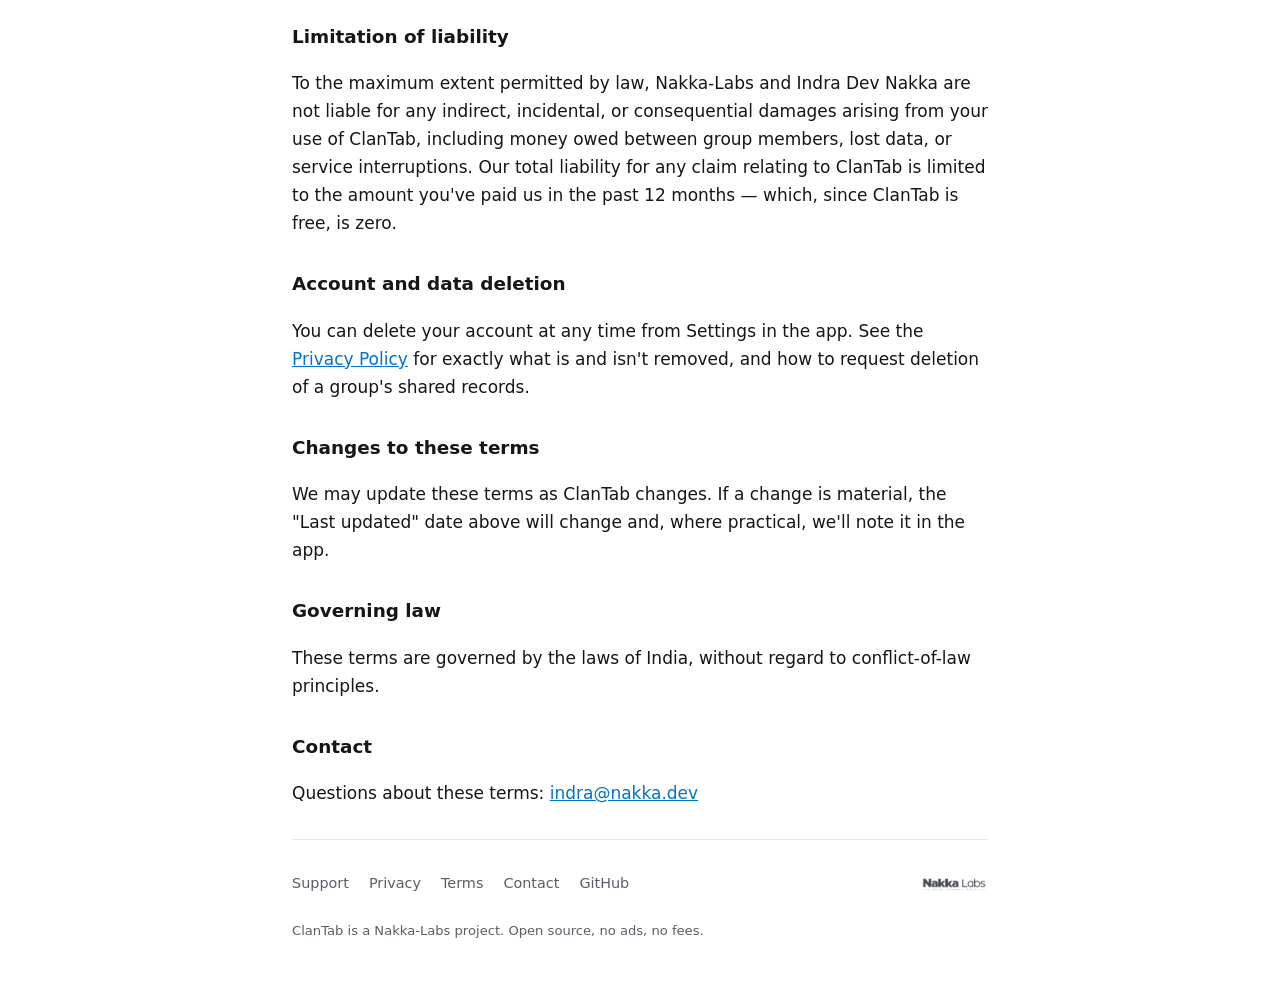
<file: terms.html>
<!DOCTYPE html>
<html lang="en">
<head>
<meta charset="UTF-8">
<meta name="viewport" content="width=device-width, initial-scale=1.0">
<title>Terms of Service — ClanTab</title>
<meta name="description" content="Terms of Service for ClanTab.">
<link rel="canonical" href="https://clantab.nakka.dev/terms.html">
<link rel="icon" type="image/x-icon" href="/favicon.ico">
<link rel="icon" type="image/png" sizes="32x32" href="/brand/favicon-32.png">
<link rel="apple-touch-icon" href="/apple-touch-icon.png">
<link rel="stylesheet" href="style.css">
</head>
<body>

<div class="wrap">
  <nav class="site">
    <a class="logo" href="/"><span class="mark" aria-hidden="true"></span>ClanTab</a>
    <div class="navlinks">
      <a href="/#features">Features</a>
      <a href="/#how-it-works">How it works</a>
      <a href="/support.html">Support</a>
    </div>
  </nav>

  <main>
    <div class="page-head">
      <h1>Terms of Service</h1>
      <p class="lead muted">Last updated: 9 September 2026</p>
    </div>

    <article>
      <p>These terms govern your use of ClanTab (the "app"), operated by Indra Dev
      Nakka, trading as Nakka-Labs ("we", "us"). By signing in and using ClanTab, you
      agree to these terms and to the <a href="/privacy.html">Privacy Policy</a>, which
      is part of this agreement.</p>

      <h2>What ClanTab is</h2>
      <p>ClanTab helps small groups track and split shared expenses and see the fewest
      payments needed to settle up. <strong>ClanTab does not process payments.</strong>
      Marking a debt "paid" only records that members settled it between themselves,
      outside the app — by cash, bank transfer, or any other method they choose.</p>

      <h2>Accounts</h2>
      <p>You must sign in with Sign in with Apple or Sign in with Google to use
      ClanTab. You're responsible for keeping that account secure — we can't recover
      access to a group for you if you lose it. You must be at least 13 years old to
      use ClanTab.</p>

      <h2>Groups and shared access</h2>
      <p>A group is accessible to anyone holding its current invite link or join code,
      whether or not they've signed in. This is by design — the same trust model as a
      shared document link — and it means you're responsible for who you share a
      group's link or code with. We are not liable for actions taken by anyone you or
      another member gives access to.</p>

      <h2>Your content</h2>
      <p>Group names, member display names, expense descriptions, and anything else you
      type are yours, but you grant us the right to store and transmit them to the
      other members of that group so the app can function. You agree not to post
      content that is illegal, abusive, harassing, or otherwise objectionable.
      We have zero tolerance for objectionable content and abusive users. You can
      report a member or a group from within the app or via <a href="/support.html">Support</a>;
      we review reports within 24 hours and may remove content, remove a member from
      a group, or suspend or terminate an account that violates this, with or
      without notice.</p>

      <h2>No financial responsibility</h2>
      <p>ClanTab calculates balances and suggests settlements based on the information
      members enter. We do not verify that a debt was actually paid, mediate disputes
      between members, or take any responsibility for money owed between them. Any
      disagreement about an expense or a debt is between the members involved.</p>

      <h2>No warranty</h2>
      <p>ClanTab is provided "as is," without warranties of any kind, express or
      implied. We don't guarantee the app or its backend will be uninterrupted,
      error-free, or available at all times. This is a small, independently operated
      project, not a financial institution.</p>

      <h2>Limitation of liability</h2>
      <p>To the maximum extent permitted by law, Nakka-Labs and Indra Dev Nakka are not
      liable for any indirect, incidental, or consequential damages arising from your
      use of ClanTab, including money owed between group members, lost data, or
      service interruptions. Our total liability for any claim relating to ClanTab is
      limited to the amount you've paid us in the past 12 months — which, since ClanTab
      is free, is zero.</p>

      <h2>Account and data deletion</h2>
      <p>You can delete your account at any time from Settings in the app. See the
      <a href="/privacy.html">Privacy Policy</a> for exactly what is and isn't removed,
      and how to request deletion of a group's shared records.</p>

      <h2>Changes to these terms</h2>
      <p>We may update these terms as ClanTab changes. If a change is material, the
      "Last updated" date above will change and, where practical, we'll note it in the
      app.</p>

      <h2>Governing law</h2>
      <p>These terms are governed by the laws of India, without regard to conflict-of-law
      principles.</p>

      <h2>Contact</h2>
      <p>Questions about these terms: <a href="mailto:indra@nakka.dev">indra@nakka.dev</a></p>
    </article>
  </main>

  <footer class="site">
    <div class="footer-top">
      <div class="footer-links">
        <a href="/support.html">Support</a>
        <a href="/privacy.html">Privacy</a>
        <a href="/terms.html">Terms</a>
        <a href="/contact.html">Contact</a>
        <a href="https://github.com/nakka-labs/clantab-ios">GitHub</a>
      </div>
      <a class="footer-credit" href="https://nakka.dev">
        <img class="footer-wordmark" src="/brand/nakka-labs-wordmark.png" alt="Nakka-Labs">
      </a>
    </div>
    <p class="fine">ClanTab is a Nakka-Labs project. Open source, no ads, no fees.</p>
  </footer>
</div>

</body>
</html>
</file>
<file: style.css>
:root {
  --bg: #ffffff;
  --fg: #15161a;
  --muted: #5b5e66;
  --blue: #0074ca;
  --border: #e4e6ea;
  --card: #f4f5f7;
  --pending: #b5762b;
  --pending-bg: #fbf1e4;
}

@media (prefers-color-scheme: dark) {
  :root {
    --bg: #101114;
    --fg: #ecedf0;
    --muted: #a2a6ae;
    --blue: #3d9de8;
    --border: #2a2d33;
    --card: #191b1f;
    --pending: #e8b878;
    --pending-bg: #2a2216;
  }
}

* { box-sizing: border-box; }
html { -webkit-text-size-adjust: 100%; }

body {
  margin: 0;
  background: var(--bg);
  color: var(--fg);
  font: 17px/1.65 -apple-system, BlinkMacSystemFont, system-ui, "Segoe UI", Roboto, sans-serif;
}

img { max-width: 100%; display: block; }
a { color: var(--blue); }

.wrap { max-width: 46rem; margin: 0 auto; padding: 0 1.25rem; }
.wide { max-width: 64rem; }

/* Nav */
nav.site {
  display: flex;
  align-items: center;
  justify-content: space-between;
  padding: 1.5rem 0;
  gap: 1rem;
  flex-wrap: wrap;
}

.logo {
  display: inline-flex;
  align-items: center;
  gap: 0.55em;
  font-weight: 700;
  font-size: 1.5rem;
  letter-spacing: -0.01em;
  font-family: ui-rounded, "SF Pro Rounded", system-ui, sans-serif;
  color: var(--fg);
  text-decoration: none;
}

.logo .mark {
  display: inline-block;
  width: 1.02em;
  height: 0.66em;
  position: relative;
  flex: none;
}

.logo .mark::before,
.logo .mark::after {
  content: "";
  position: absolute;
  left: 0;
  right: 0;
  height: 0.235em;
  border-radius: 0.12em;
  background: var(--blue);
}

.logo .mark::before { top: 0.06em; }
.logo .mark::after { bottom: 0.06em; }

nav.site .navlinks {
  display: flex;
  gap: 1.5rem;
  font-size: 0.95rem;
}

nav.site .navlinks a {
  color: var(--muted);
  text-decoration: none;
}

nav.site .navlinks a:hover { color: var(--fg); }

/* Hero */
.hero {
  padding: 2.5rem 0 1rem;
  display: grid;
  grid-template-columns: 1.1fr 0.9fr;
  gap: 2.5rem;
  align-items: center;
}

@media (max-width: 720px) {
  .hero { grid-template-columns: 1fr; padding-top: 1rem; }
}

.hero h1 {
  font-size: 2.3rem;
  line-height: 1.15;
  letter-spacing: -0.02em;
  margin: 0 0 0.9rem;
}

.hero .lead {
  color: var(--muted);
  font-size: 1.1rem;
  margin: 0 0 1.6rem;
}

.cta-row {
  display: flex;
  gap: 0.9rem;
  flex-wrap: wrap;
  align-items: center;
}

.badge-pending {
  display: inline-flex;
  align-items: center;
  gap: 0.5em;
  padding: 0.6rem 1.1rem;
  border-radius: 10px;
  background: var(--pending-bg);
  color: var(--pending);
  font-weight: 600;
  font-size: 0.95rem;
  white-space: nowrap;
}

.btn-outline {
  display: inline-flex;
  align-items: center;
  padding: 0.6rem 1.1rem;
  border-radius: 10px;
  border: 1px solid var(--border);
  color: var(--fg);
  text-decoration: none;
  font-weight: 600;
  font-size: 0.95rem;
  white-space: nowrap;
}

.btn-outline:hover { border-color: var(--blue); color: var(--blue); }

.hero-shot {
  border-radius: 22px;
  border: 1px solid var(--border);
  overflow: hidden;
  box-shadow: 0 20px 50px -25px rgba(0,0,0,0.35);
  justify-self: center;
  max-width: 260px;
}

/* Sections */
section {
  padding: 3rem 0;
  border-top: 1px solid var(--border);
}

section.no-border { border-top: none; }

.eyebrow {
  font-size: 0.8rem;
  letter-spacing: 0.08em;
  text-transform: uppercase;
  color: var(--muted);
  font-weight: 600;
  margin: 0 0 0.6rem;
}

section h2.title {
  font-size: 1.5rem;
  letter-spacing: -0.01em;
  margin: 0 0 1.75rem;
}

/* Strip (problem/solution) */
.strip {
  display: grid;
  grid-template-columns: repeat(3, 1fr);
  gap: 1.25rem;
}

@media (max-width: 720px) {
  .strip { grid-template-columns: 1fr; }
}

.strip .item h3 {
  font-size: 1.02rem;
  margin: 0 0 0.4rem;
}

.strip .item p {
  color: var(--muted);
  margin: 0;
  font-size: 0.97rem;
}

/* Feature cards */
.cards {
  display: grid;
  grid-template-columns: repeat(2, 1fr);
  gap: 1rem;
}

@media (max-width: 640px) {
  .cards { grid-template-columns: 1fr; }
}

.card {
  padding: 1.4rem 1.5rem;
  border: 1px solid var(--border);
  border-radius: 14px;
  background: var(--card);
}

.card h3 {
  margin: 0 0 0.4rem;
  font-size: 1.05rem;
}

.card p {
  margin: 0;
  color: var(--muted);
  font-size: 0.95rem;
}

/* How it works */
.steps {
  display: grid;
  grid-template-columns: repeat(4, 1fr);
  gap: 1.25rem;
  counter-reset: step;
}

@media (max-width: 720px) {
  .steps { grid-template-columns: 1fr 1fr; }
}
@media (max-width: 460px) {
  .steps { grid-template-columns: 1fr; }
}

.steps .step {
  position: relative;
  padding-top: 2.2rem;
}

.steps .step::before {
  counter-increment: step;
  content: counter(step);
  position: absolute;
  top: 0;
  left: 0;
  width: 1.7rem;
  height: 1.7rem;
  border-radius: 50%;
  background: var(--blue);
  color: #fff;
  font-size: 0.85rem;
  font-weight: 700;
  display: flex;
  align-items: center;
  justify-content: center;
}

.steps h3 {
  margin: 0 0 0.35rem;
  font-size: 0.98rem;
}

.steps p {
  margin: 0;
  color: var(--muted);
  font-size: 0.92rem;
}

/* Screenshot gallery */
.gallery {
  display: flex;
  gap: 1.1rem;
  overflow-x: auto;
  padding: 0.25rem 0 1rem;
  scroll-snap-type: x proximity;
  -webkit-overflow-scrolling: touch;
}

.gallery figure {
  margin: 0;
  flex: none;
  width: 190px;
  scroll-snap-align: start;
}

.gallery img {
  border-radius: 16px;
  border: 1px solid var(--border);
}

.gallery figcaption {
  margin-top: 0.6rem;
  font-size: 0.85rem;
  color: var(--muted);
  text-align: center;
}

/* Platform strip */
.platform {
  display: flex;
  align-items: center;
  gap: 0.75rem;
  flex-wrap: wrap;
  color: var(--muted);
  font-size: 0.95rem;
}

.dot {
  width: 0.5rem;
  height: 0.5rem;
  border-radius: 50%;
  background: var(--pending);
  flex: none;
}

/* Generic content pages (support/privacy/terms/contact) */
.page-head {
  padding: 1.5rem 0 0.5rem;
}

.page-head h1 {
  font-size: 1.7rem;
  margin: 0 0 0.4rem;
  letter-spacing: -0.01em;
}

.page-head .lead {
  color: var(--muted);
  margin: 0;
}

article h2 {
  font-size: 1.15rem;
  margin: 2rem 0 0.5rem;
}

article h3 {
  font-size: 1rem;
  margin: 1.3rem 0 0.4rem;
}

article p, article li {
  color: var(--fg);
}

article ul, article ol {
  padding-left: 1.3rem;
}

article .muted, .contact-card p.meta {
  color: var(--muted);
}

.contact-card {
  margin: 1.25rem 0 0;
  padding: 1.1rem 1.25rem;
  background: var(--card);
  border: 1px solid var(--border);
  border-radius: 14px;
}

.contact-card p { margin: 0.35rem 0; }

.faq details {
  border-bottom: 1px solid var(--border);
  padding: 0.9rem 0;
}

.faq details:first-of-type { border-top: 1px solid var(--border); }

.faq summary {
  cursor: pointer;
  font-weight: 600;
  list-style: none;
  display: flex;
  justify-content: space-between;
  align-items: center;
  gap: 1rem;
}

.faq summary::-webkit-details-marker { display: none; }
.faq summary::after { content: "+"; color: var(--muted); font-weight: 400; font-size: 1.3rem; }
.faq details[open] summary::after { content: "\2013"; }
.faq details > *:not(summary) { margin-top: 0.6rem; }

code {
  background: var(--card);
  border: 1px solid var(--border);
  border-radius: 5px;
  padding: 0.05em 0.35em;
  font-size: 0.9em;
}

/* Footer */
footer.site {
  margin-top: 2rem;
  padding: 2rem 0 3.5rem;
  border-top: 1px solid var(--border);
}

.footer-top {
  display: flex;
  justify-content: space-between;
  flex-wrap: wrap;
  gap: 1.5rem;
  margin-bottom: 1.5rem;
}

.footer-links {
  display: flex;
  gap: 1.25rem;
  flex-wrap: wrap;
  font-size: 0.9rem;
}

.footer-links a {
  color: var(--muted);
  text-decoration: none;
}

.footer-links a:hover { color: var(--fg); }

.footer-credit {
  display: flex;
  align-items: center;
  gap: 0.5rem;
  font-size: 0.85rem;
  color: var(--muted);
  text-decoration: none;
}

.footer-wordmark {
  height: 14px;
  width: auto;
  display: block;
  opacity: 0.75;
}

@media (prefers-color-scheme: dark) {
  .footer-wordmark { filter: invert(1); }
}

footer.site .fine {
  color: var(--muted);
  font-size: 0.82rem;
  margin: 0;
}
</file>
